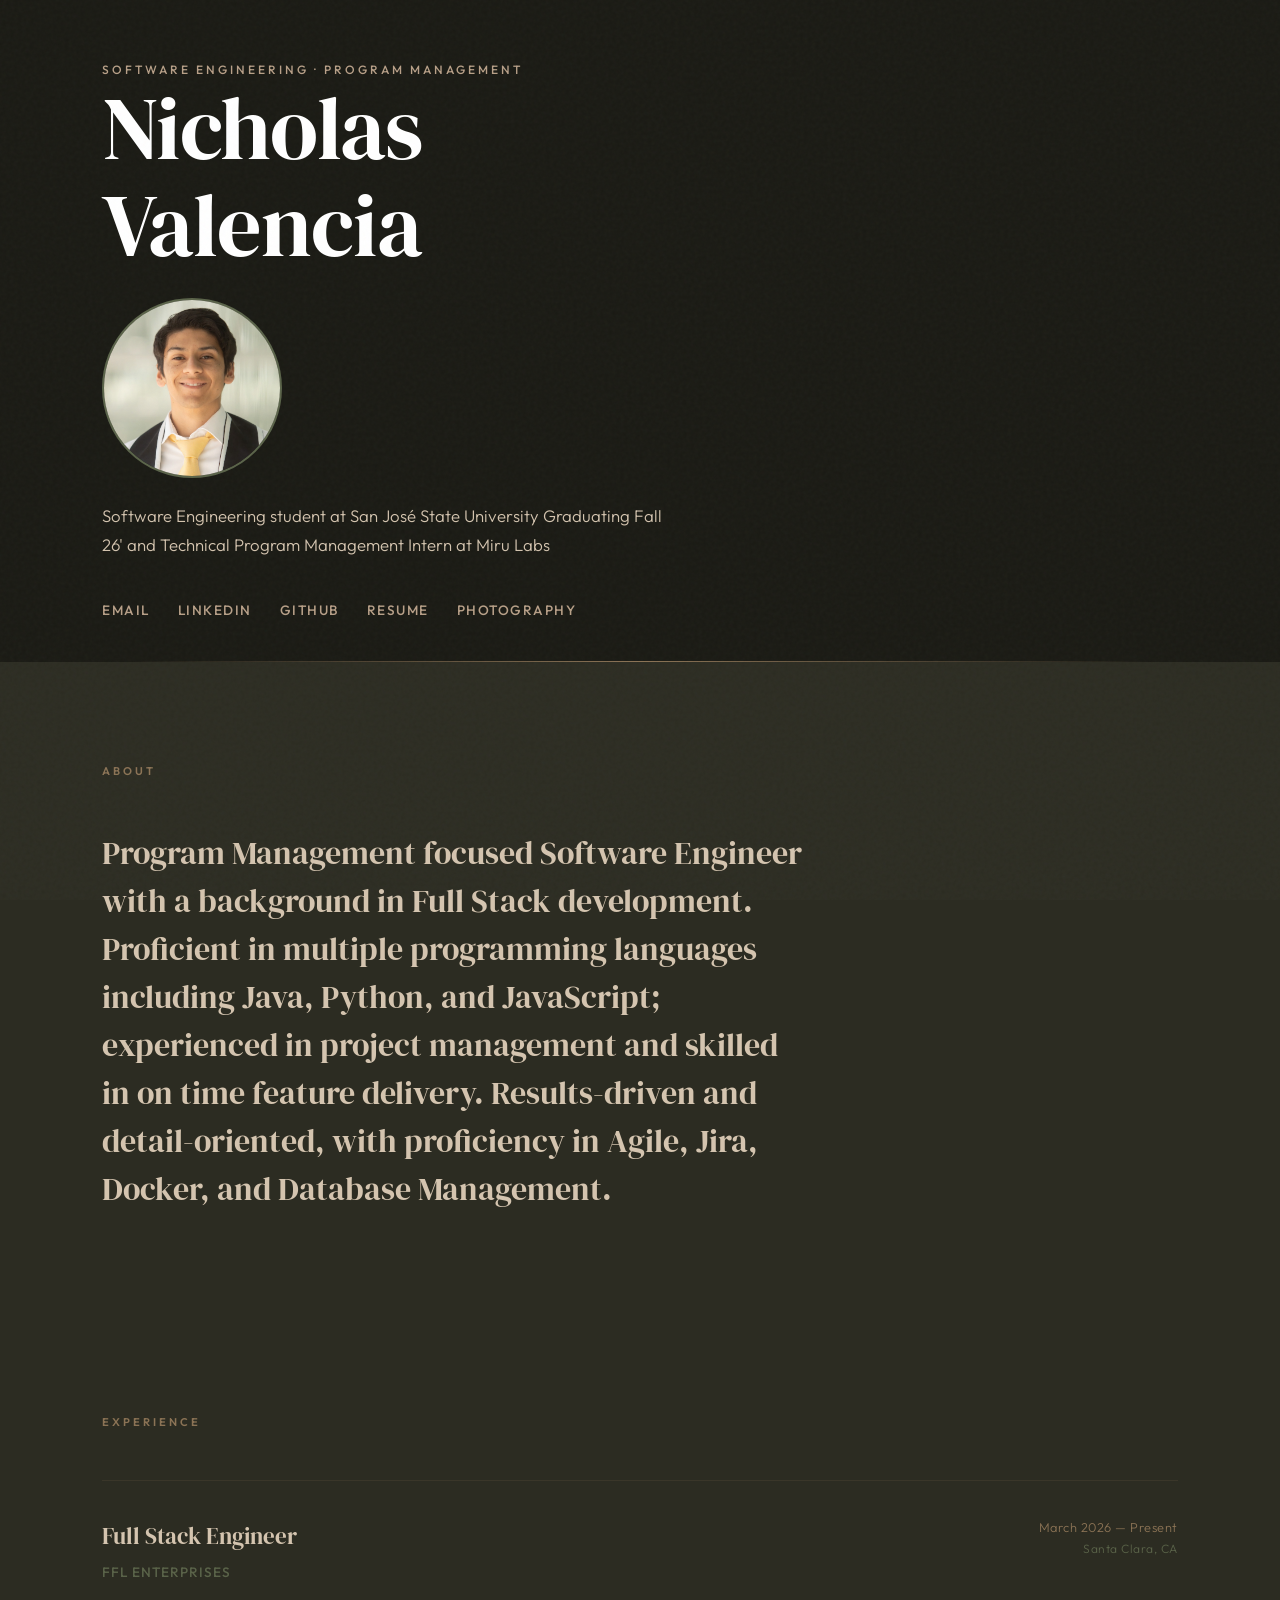
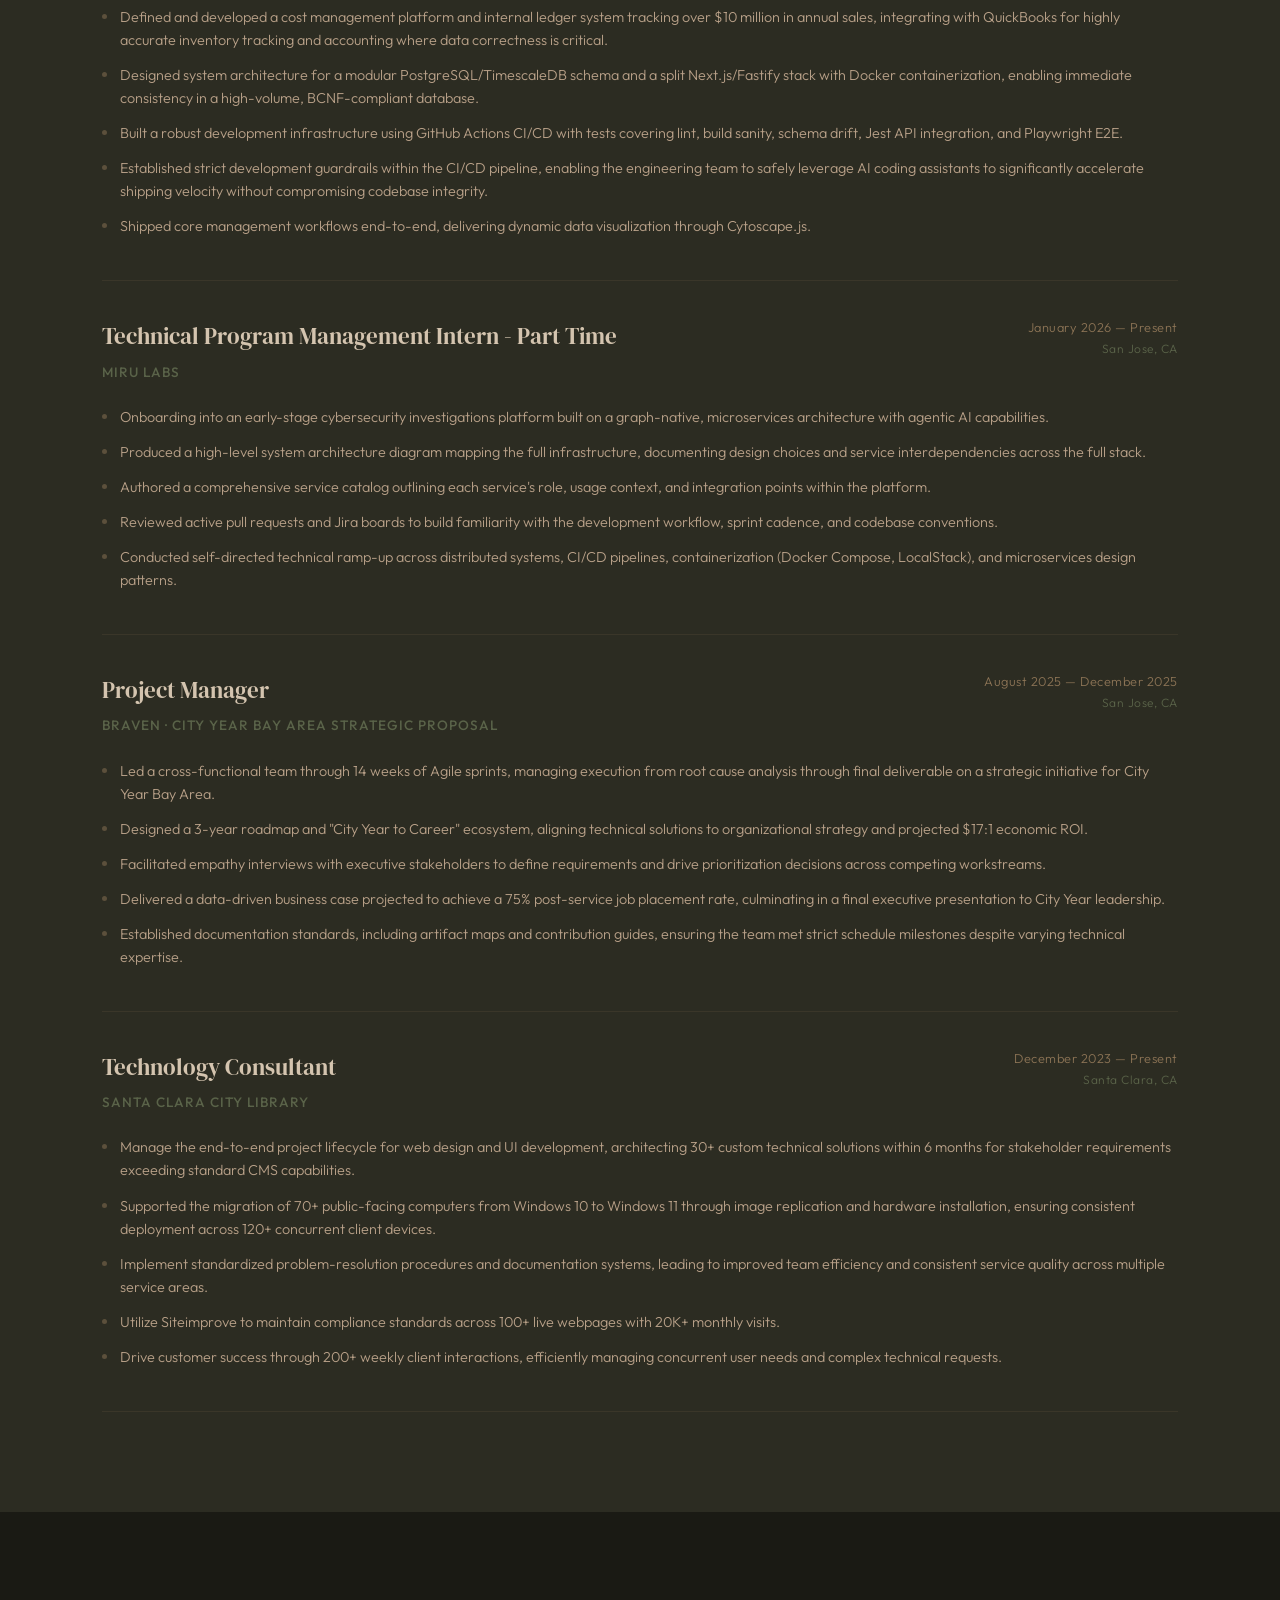
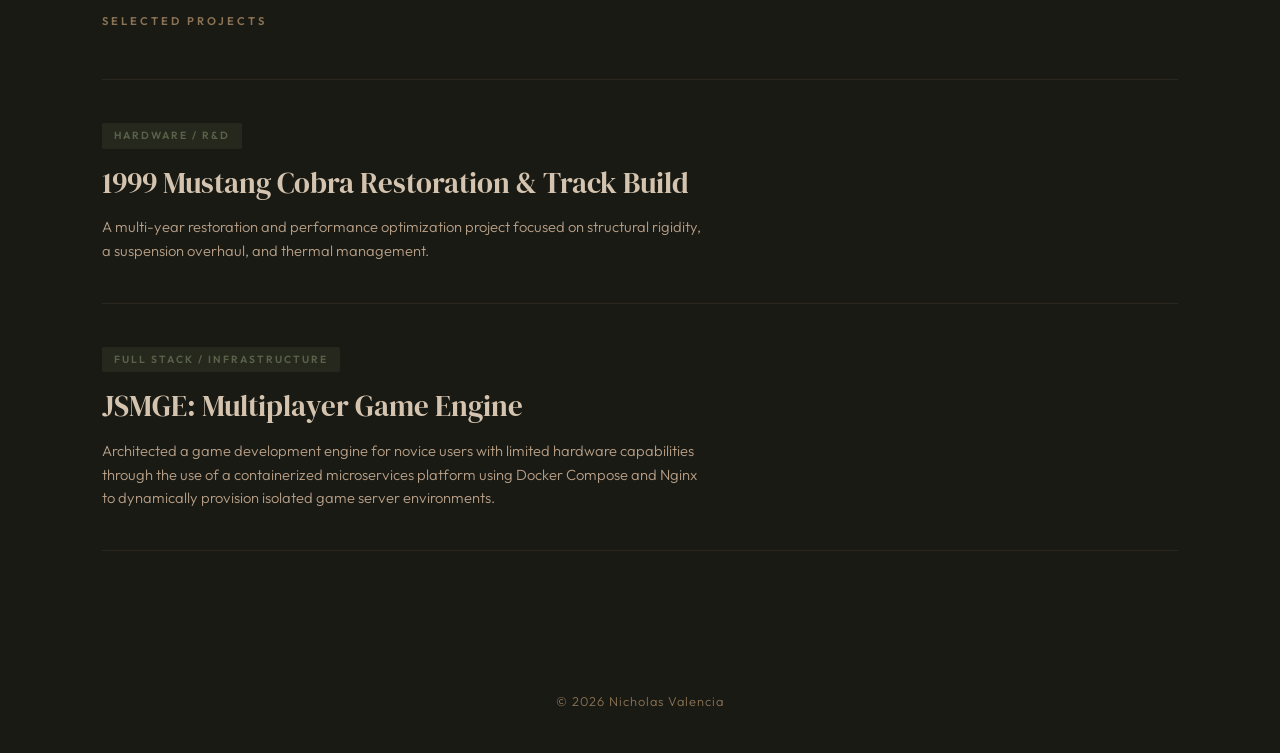
<file: index.html>
<!DOCTYPE html>
<html lang="en">
<head>
    <meta charset="UTF-8">
    <meta name="viewport" content="width=device-width, initial-scale=1.0">
    <title>Nicholas Valencia | Technical Program Manager</title>
    <link rel="preconnect" href="https://fonts.googleapis.com">
    <link rel="preconnect" href="https://fonts.gstatic.com" crossorigin>
    <link href="https://fonts.googleapis.com/css2?family=DM+Serif+Display&family=Outfit:wght@300;400;500;600&display=swap" rel="stylesheet">
    <link rel="stylesheet" href="css/style.css">
</head>
<body>

    <section class="hero">
        <div class="hero-label">Software Engineering · Program Management</div>
        <h1>Nicholas<br>Valencia</h1>
        <div class="profile-container">
            <img src="\images\Nick Valencia Headshot.JPG" alt="Nicholas Valencia" class="headshot">
        </div>
        <p class="hero-desc">Software Engineering student at San José State University Graduating Fall 26' and Technical Program Management Intern at Miru Labs</p>
        <div class="contact-links">
            <a href="mailto:NickDValen@gmail.com">Email</a>
            <a href="https://linkedin.com/in/nickdvalen" target="_blank">LinkedIn</a>
            <a href="https://github.com/GreenXDShadow" target="_blank">GitHub</a>
            <a href="Nicholas Valencia Resume.pdf" target="_blank">Resume</a>
            <a href="photography.html">Photography</a>
        </div>
    </section>

    <section class="section about-section">
        <div class="section-label reveal">About</div>
        <p class="about-text reveal">Program Management focused Software Engineer with a background in Full Stack development. Proficient in multiple programming languages including Java, Python, and JavaScript; experienced in project management and skilled in on time feature delivery. Results-driven and detail-oriented, with proficiency in Agile, Jira, Docker, and Database Management.</p>
    </section>

    <section class="section experience-section">
        <div class="section-label reveal">Experience</div>
        <div class="experience-grid">

            <div class="experience-item reveal">
                <div class="experience-header">
                    <div>
                        <div class="experience-role">Full Stack Engineer</div>
                        <div class="experience-company">FFL Enterprises</div>
                    </div>
                    <div class="experience-meta">
                        <span class="experience-date">March 2026 — Present</span>
                        <span class="experience-location">Santa Clara, CA</span>
                    </div>
                </div>
                <ul class="experience-details">
                    <li>Defined and developed a cost management platform and internal ledger system tracking over $10 million in annual sales, integrating with QuickBooks for highly accurate inventory tracking and accounting where data correctness is critical.</li>
                    <li>Designed system architecture for a modular PostgreSQL/TimescaleDB schema and a split Next.js/Fastify stack with Docker containerization, enabling immediate consistency in a high-volume, BCNF-compliant database.</li>
                    <li>Built a robust development infrastructure using GitHub Actions CI/CD with tests covering lint, build sanity, schema drift, Jest API integration, and Playwright E2E.</li>
                    <li>Established strict development guardrails within the CI/CD pipeline, enabling the engineering team to safely leverage AI coding assistants to significantly accelerate shipping velocity without compromising codebase integrity.</li>
                    <li>Shipped core management workflows end-to-end, delivering dynamic data visualization through Cytoscape.js.</li>
                </ul>
            </div>

            <div class="experience-item reveal">
                <div class="experience-header">
                    <div>
                        <div class="experience-role">Technical Program Management Intern - Part Time</div>
                        <div class="experience-company">Miru Labs</div>
                    </div>
                    <div class="experience-meta">
                        <span class="experience-date">January 2026 — Present</span>
                        <span class="experience-location">San Jose, CA</span>
                    </div>
                </div>
                <ul class="experience-details">
                    <li>Onboarding into an early-stage cybersecurity investigations platform built on a graph-native, microservices architecture with agentic AI capabilities.</li>
                    <li>Produced a high-level system architecture diagram mapping the full infrastructure, documenting design choices and service interdependencies across the full stack.</li>
                    <li>Authored a comprehensive service catalog outlining each service's role, usage context, and integration points within the platform.</li>
                    <li>Reviewed active pull requests and Jira boards to build familiarity with the development workflow, sprint cadence, and codebase conventions.</li>
                    <li>Conducted self-directed technical ramp-up across distributed systems, CI/CD pipelines, containerization (Docker Compose, LocalStack), and microservices design patterns.</li>
                </ul>
            </div>

            <a href="https://www.linkedin.com/feed/update/urn:li:activity:7404233388297281536/" class="experience-item experience-link reveal" target="_blank">
                <div class="experience-header">
                    <div>
                        <div class="experience-role">Project Manager</div>
                        <div class="experience-company">Braven · City Year Bay Area Strategic Proposal</div>
                    </div>
                    <div class="experience-meta">
                        <span class="experience-date">August 2025 — December 2025</span>
                        <span class="experience-location">San Jose, CA</span>
                    </div>
                </div>
                <ul class="experience-details">
                    <li>Led a cross-functional team through 14 weeks of Agile sprints, managing execution from root cause analysis through final deliverable on a strategic initiative for City Year Bay Area.</li>
                    <li>Designed a 3-year roadmap and "City Year to Career" ecosystem, aligning technical solutions to organizational strategy and projected $17:1 economic ROI.</li>
                    <li>Facilitated empathy interviews with executive stakeholders to define requirements and drive prioritization decisions across competing workstreams.</li>
                    <li>Delivered a data-driven business case projected to achieve a 75% post-service job placement rate, culminating in a final executive presentation to City Year leadership.</li>
                    <li>Established documentation standards, including artifact maps and contribution guides, ensuring the team met strict schedule milestones despite varying technical expertise.</li>
                </ul>
                <div class="experience-arrow">→</div>
            </a>

            <div class="experience-item reveal">
                <div class="experience-header">
                    <div>
                        <div class="experience-role">Technology Consultant</div>
                        <div class="experience-company">Santa Clara City Library</div>
                    </div>
                    <div class="experience-meta">
                        <span class="experience-date">December 2023 — Present</span>
                        <span class="experience-location">Santa Clara, CA</span>
                    </div>
                </div>
                <ul class="experience-details">
                    <li>Manage the end-to-end project lifecycle for web design and UI development, architecting 30+ custom technical solutions within 6 months for stakeholder requirements exceeding standard CMS capabilities.</li>
                    <li>Supported the migration of 70+ public-facing computers from Windows 10 to Windows 11 through image replication and hardware installation, ensuring consistent deployment across 120+ concurrent client devices.</li>
                    <li>Implement standardized problem-resolution procedures and documentation systems, leading to improved team efficiency and consistent service quality across multiple service areas.</li>
                    <li>Utilize Siteimprove to maintain compliance standards across 100+ live webpages with 20K+ monthly visits.</li>
                    <li>Drive customer success through 200+ weekly client interactions, efficiently managing concurrent user needs and complex technical requests.</li>
                </ul>
            </div>

        </div>
    </section>

    <section class="section">
        <div class="section-label reveal">Selected Projects</div>
        <div class="projects-grid">
            <a href="cobra.html" class="project-item reveal">
                <div>
                    <div class="project-tag">Hardware / R&D</div>
                    <div class="project-title">1999 Mustang Cobra Restoration & Track Build</div>
                    <div class="project-desc">A multi-year restoration and performance optimization project focused on structural rigidity, a suspension overhaul, and thermal management.</div>
                </div>
                <div class="project-arrow">→</div>
            </a>
            <a href="https://github.com/venajustin/jsmge" class="project-item reveal" target="_blank">
                <div>
                    <div class="project-tag">Full Stack / Infrastructure</div>
                    <div class="project-title">JSMGE: Multiplayer Game Engine</div>
                    <div class="project-desc">Architected a game development engine for novice users with limited hardware capabilities through the use of a containerized microservices platform using Docker Compose and Nginx to dynamically provision isolated game server environments.</div>
                </div>
                <div class="project-arrow">→</div>
            </a>
        </div>
    </section>

    <footer class="footer">
        © 2026 Nicholas Valencia
    </footer>

    <script src="js/main.js"></script>
</body>
</html>
</file>
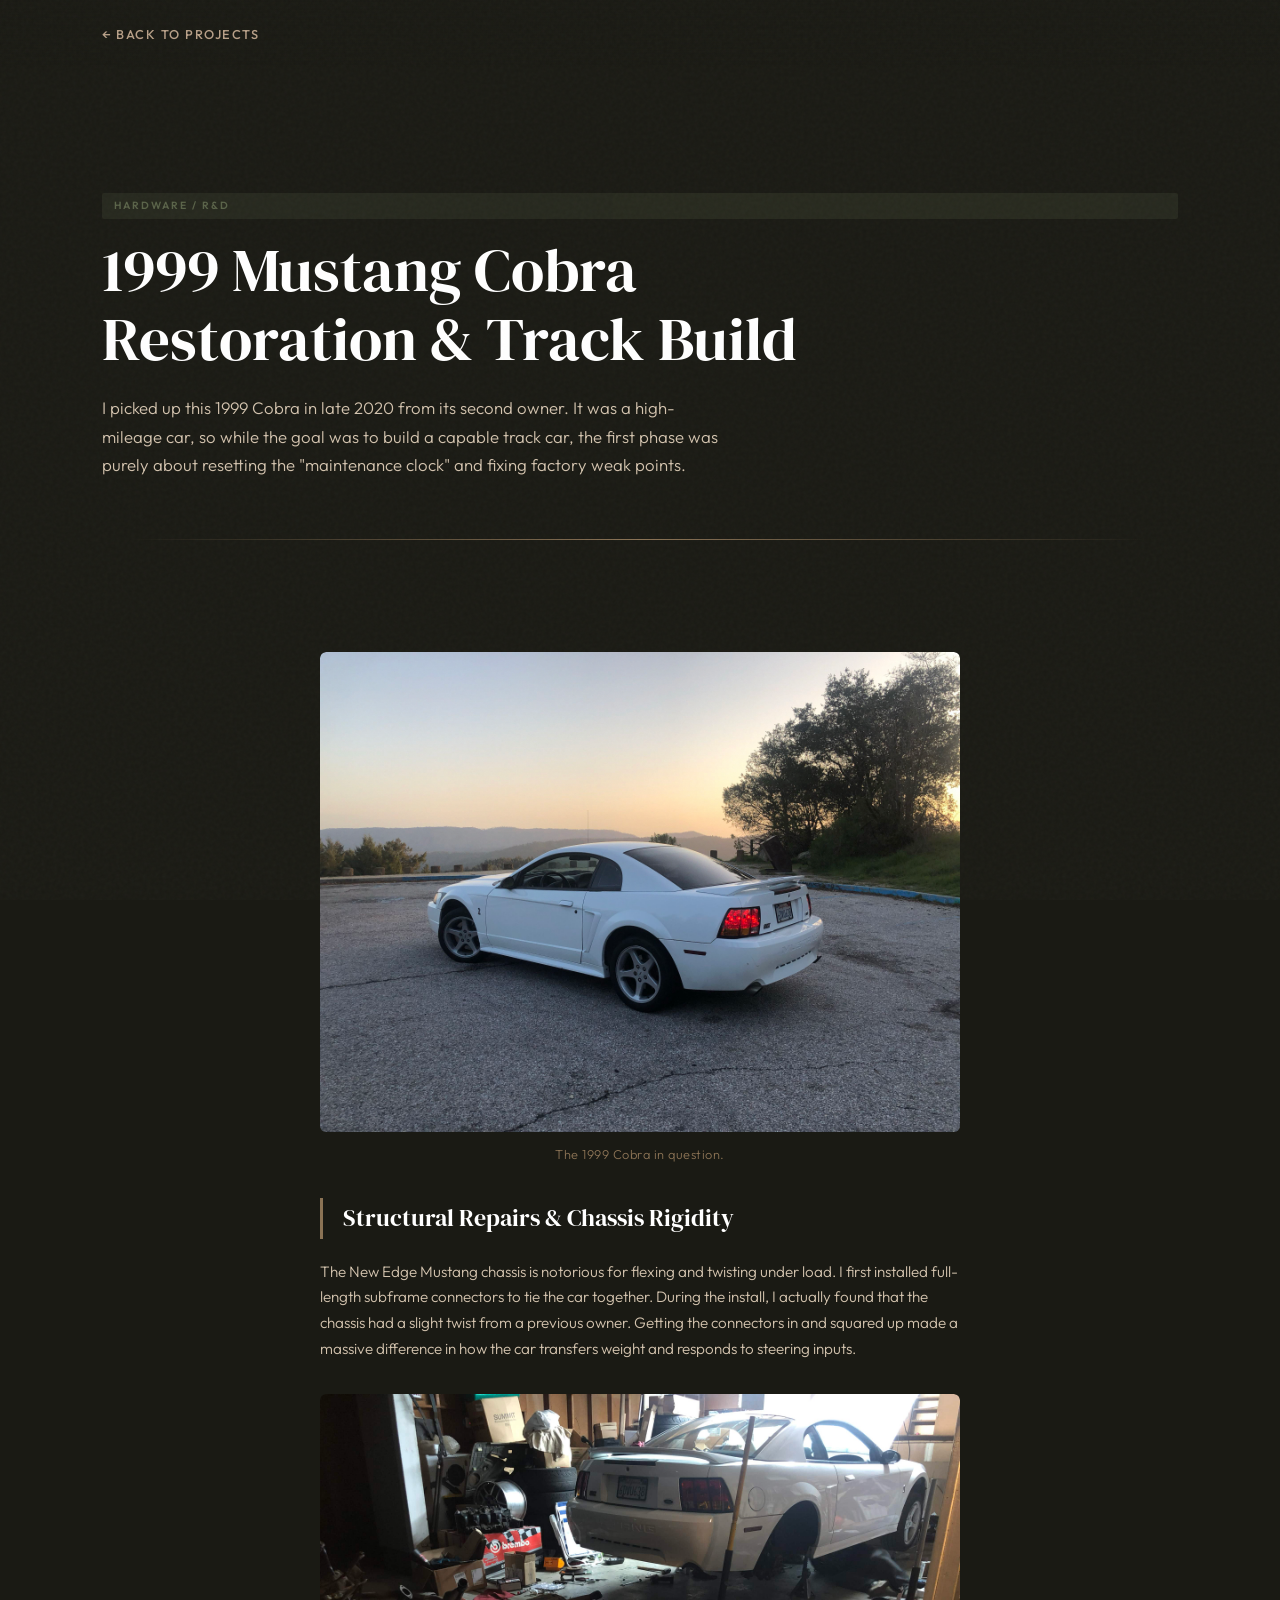
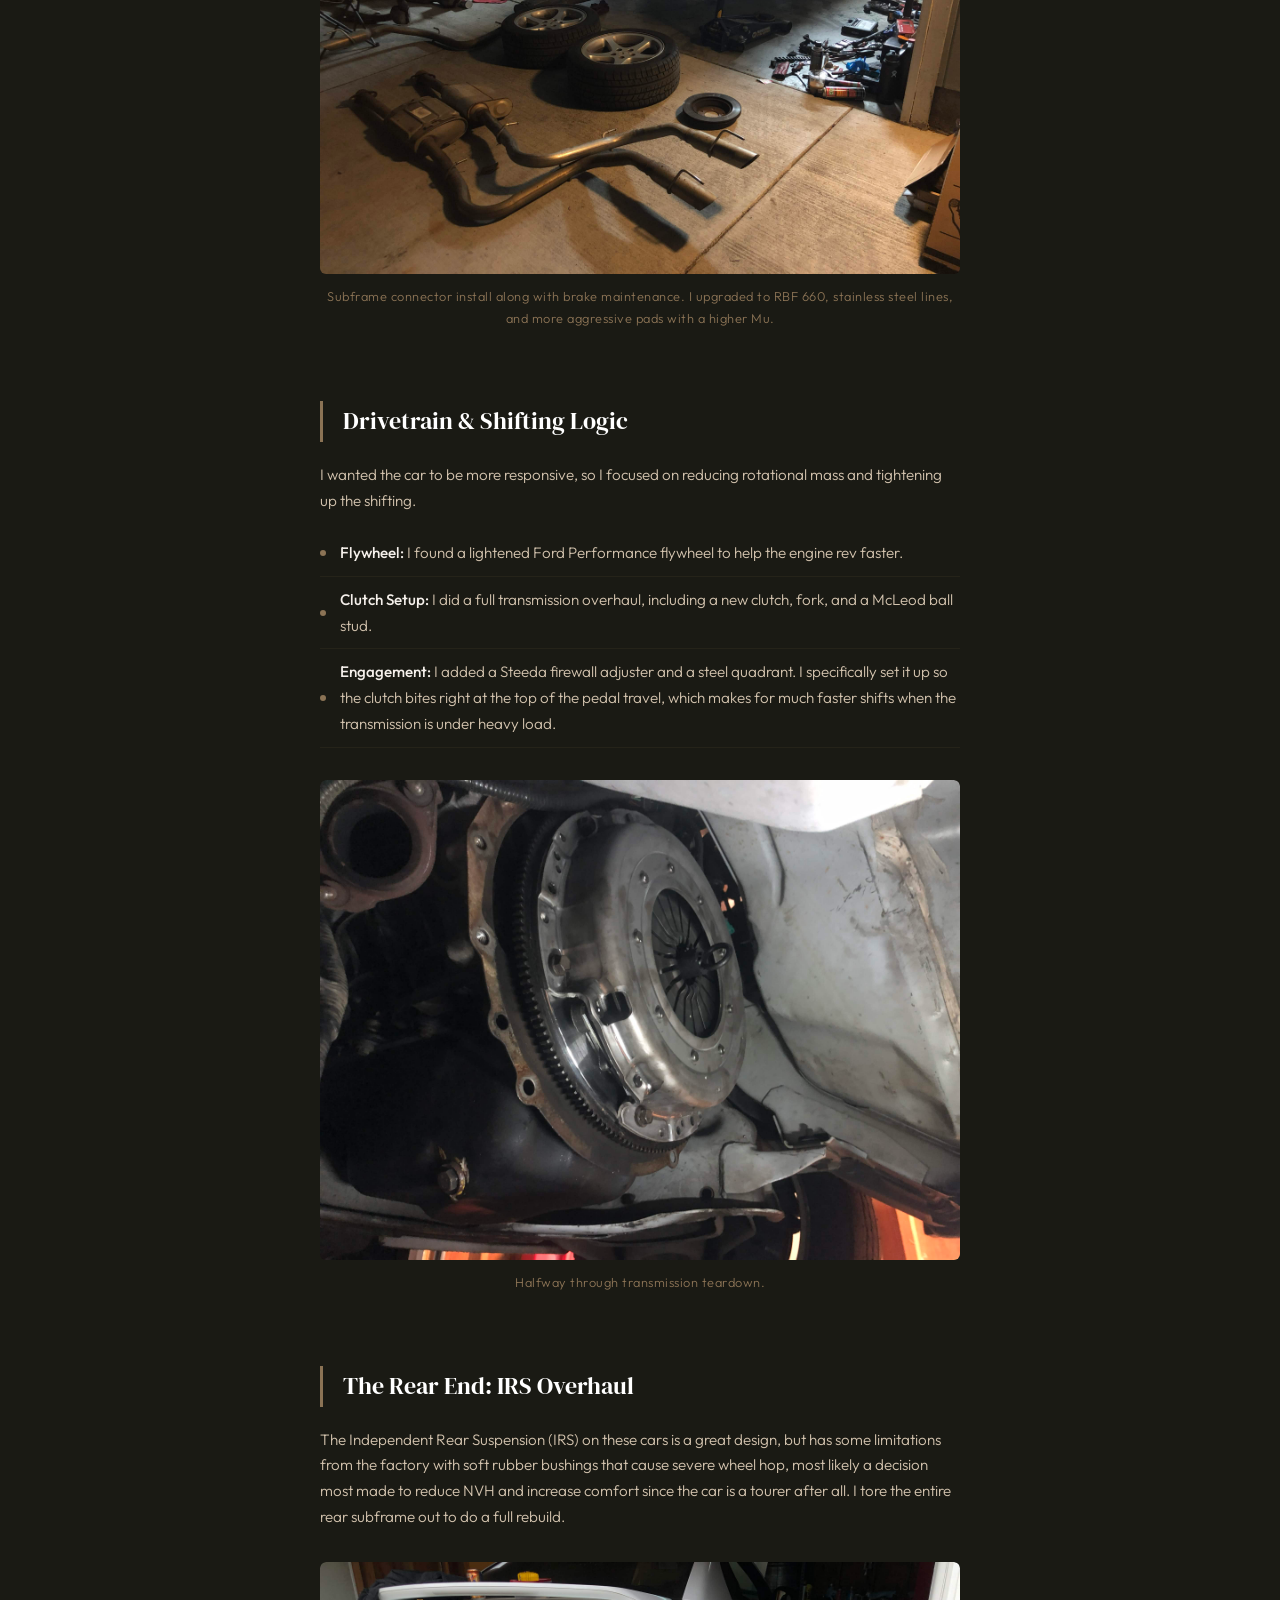
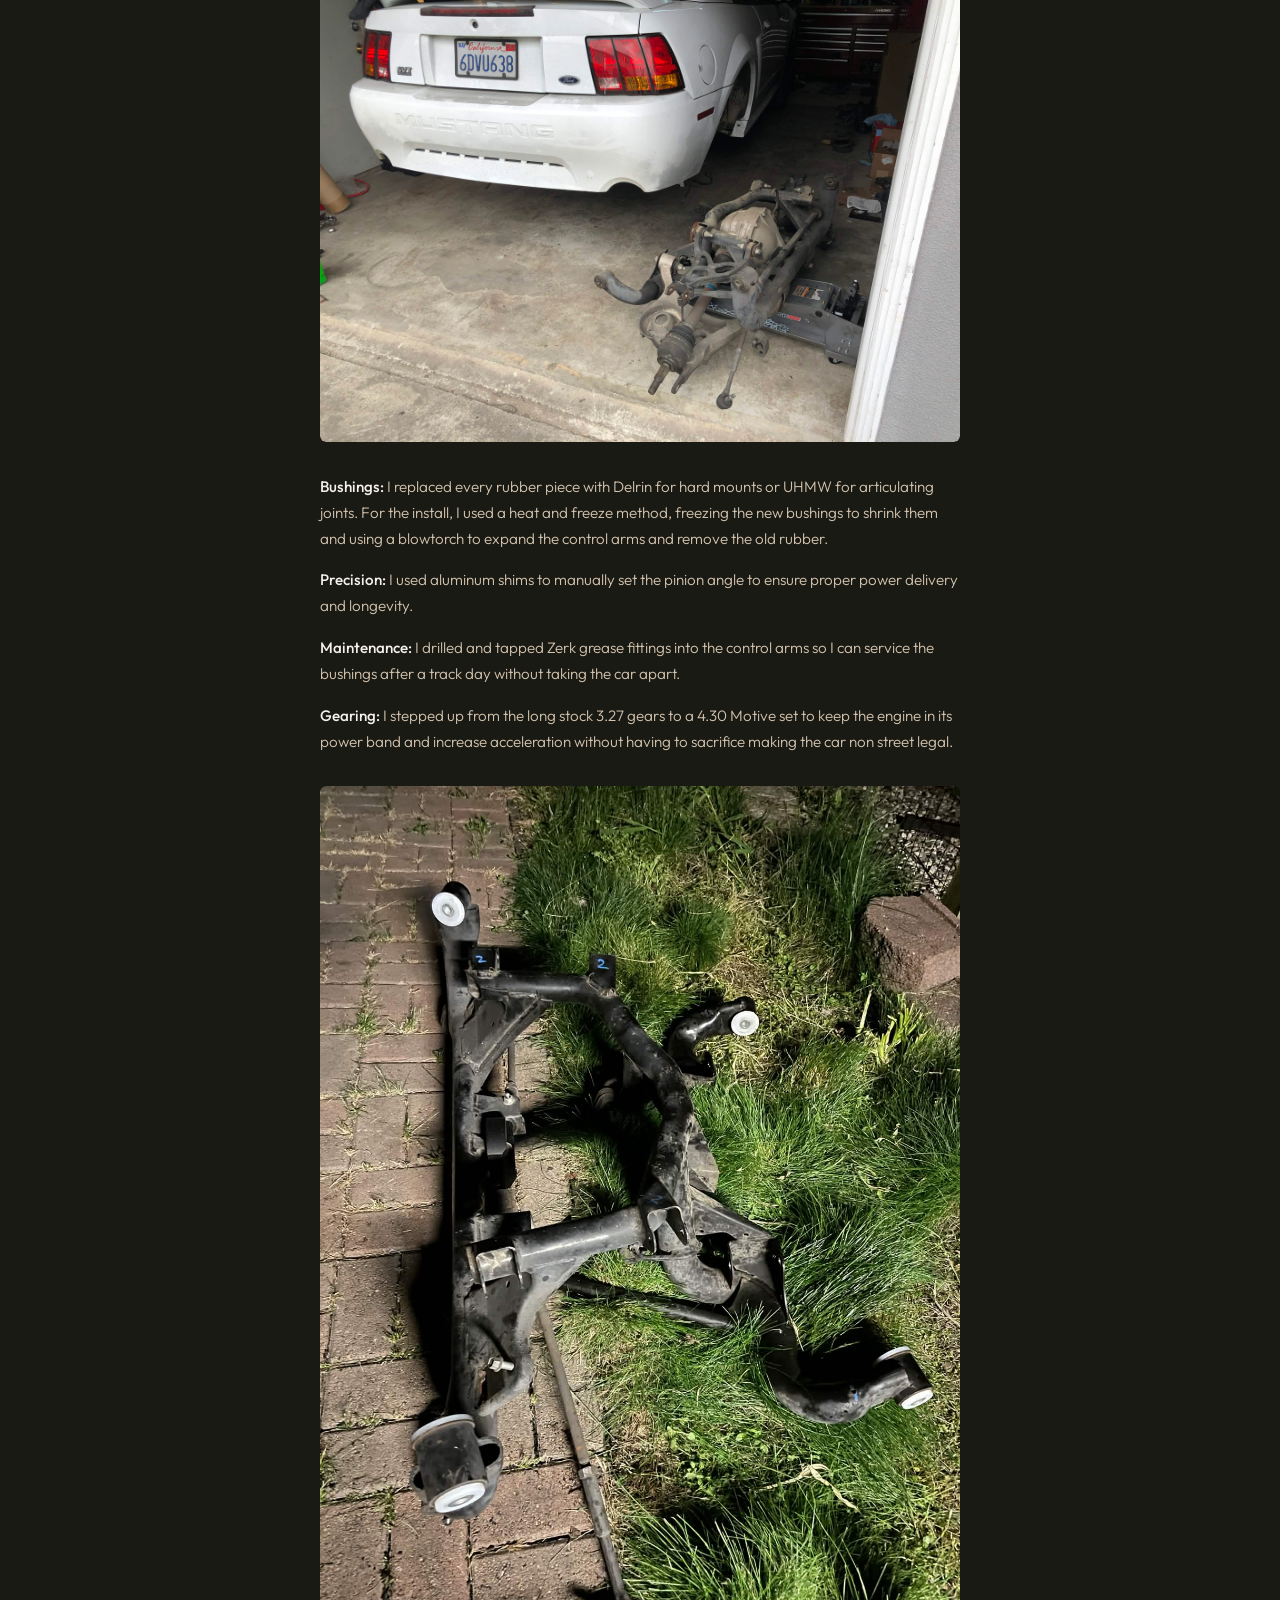
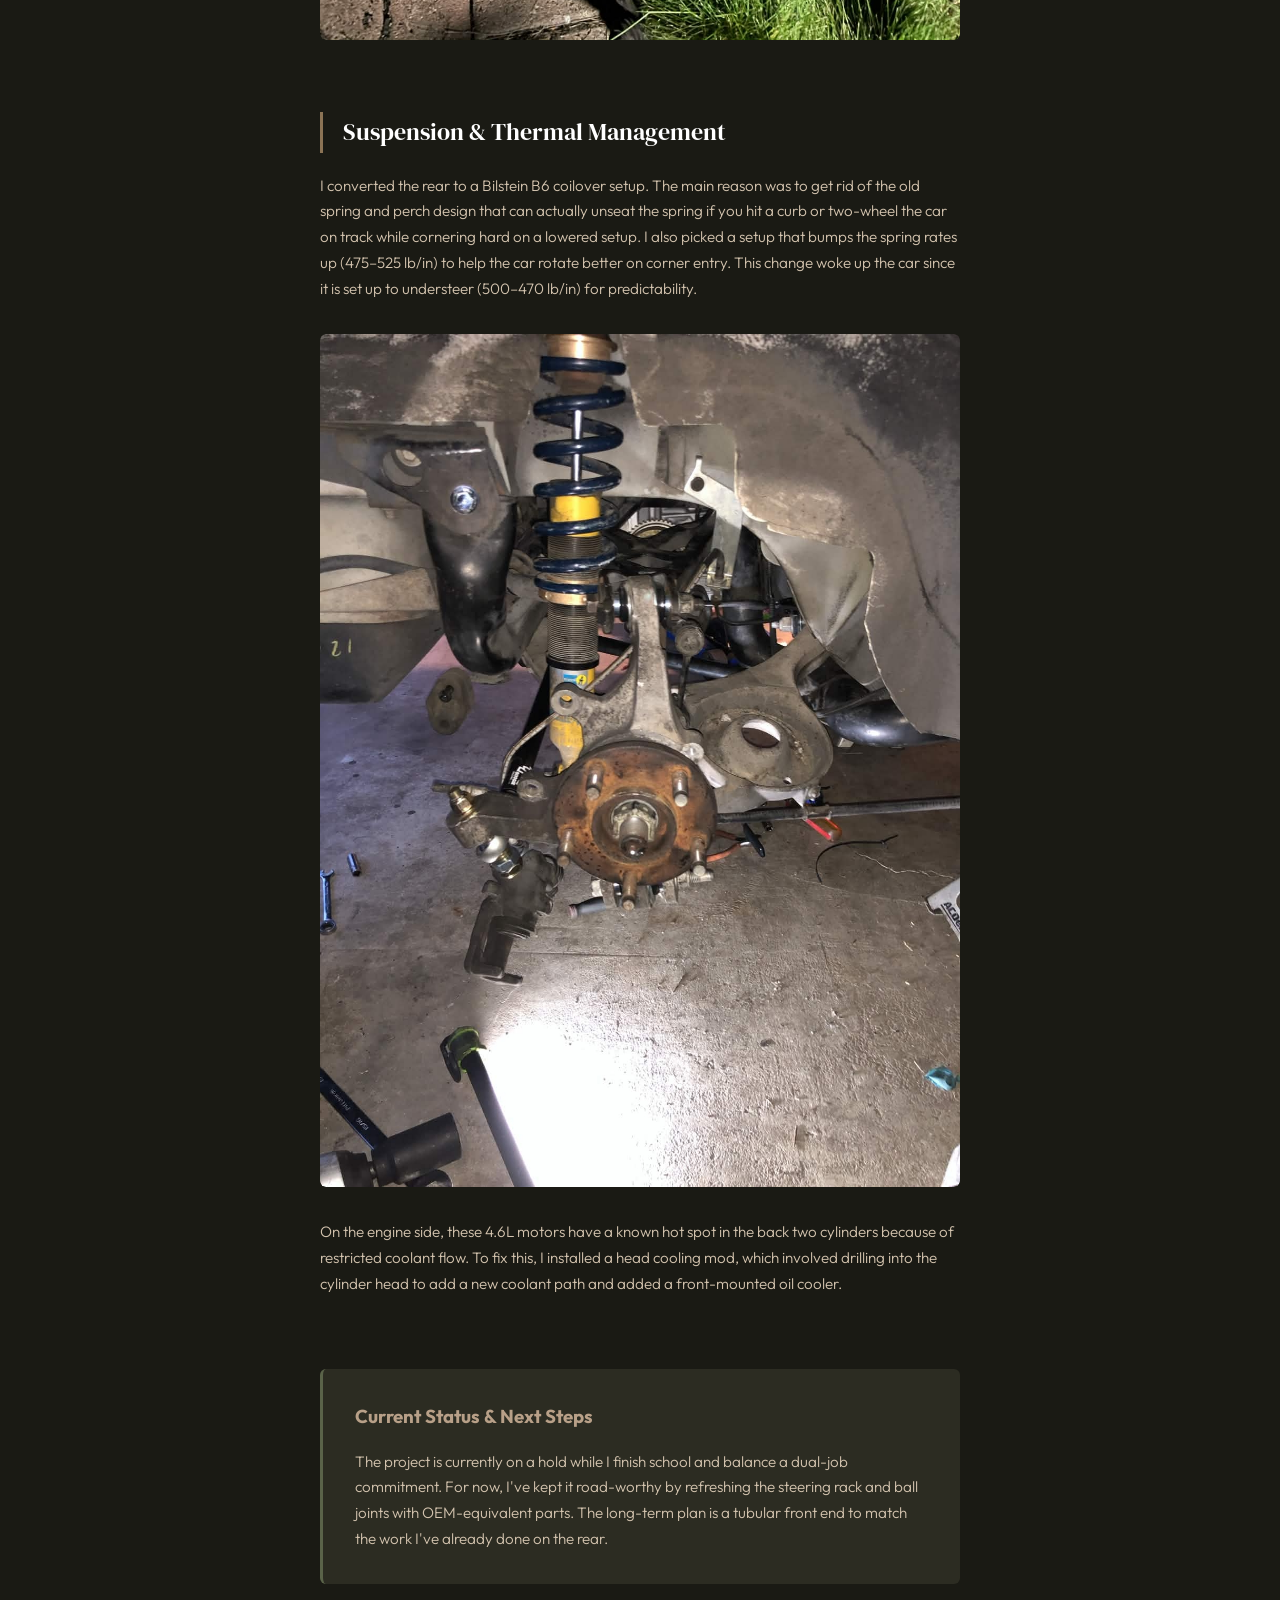
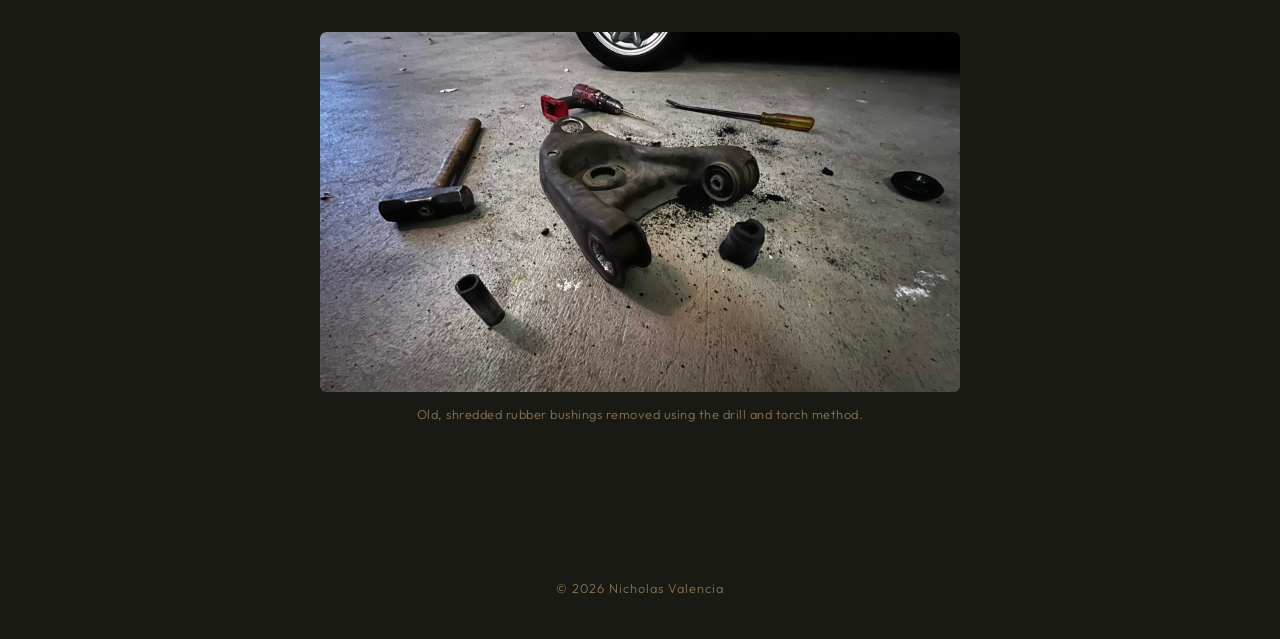
<file: cobra.html>
<!DOCTYPE html>
<html lang="en">
<head>
    <meta charset="UTF-8">
    <meta name="viewport" content="width=device-width, initial-scale=1.0">
    <title>1999 Mustang Cobra Project | Nicholas Valencia</title>
    <link rel="preconnect" href="https://fonts.googleapis.com">
    <link rel="preconnect" href="https://fonts.gstatic.com" crossorigin>
    <link href="https://fonts.googleapis.com/css2?family=DM+Serif+Display&family=Outfit:wght@300;400;500;600&display=swap" rel="stylesheet">
    <link rel="stylesheet" href="css/style.css">
</head>
<body>

    <nav class="back-nav">
        <a href="index.html">← Back to Projects</a>
    </nav>

    <section class="project-hero">
        <span class="tag">Hardware / R&D</span>
        <h1>1999 Mustang Cobra Restoration & Track Build</h1>
        <p class="intro">I picked up this 1999 Cobra in late 2020 from its second owner. It was a high-mileage car, so while the goal was to build a capable track car, the first phase was purely about resetting the "maintenance clock" and fixing factory weak points.</p>
    </section>

    <div class="content">

        <div class="image-block reveal">
            <img src="images/cobra_sunset.jpg" alt="1999 Mustang Cobra">
            <div class="image-caption">The 1999 Cobra in question.</div>
        </div>

        <div class="content-block reveal">
            <h3>Structural Repairs & Chassis Rigidity</h3>
            <p>The New Edge Mustang chassis is notorious for flexing and twisting under load. I first installed full-length subframe connectors to tie the car together. During the install, I actually found that the chassis had a slight twist from a previous owner. Getting the connectors in and squared up made a massive difference in how the car transfers weight and responds to steering inputs.</p>
            <div class="image-block">
                <img src="images/subframe_install.jpg" alt="Subframe install">
                <div class="image-caption">Subframe connector install along with brake maintenance. I upgraded to RBF 660, stainless steel lines, and more aggressive pads with a higher Mu.</div>
            </div>
        </div>

        <div class="content-block reveal">
            <h3>Drivetrain & Shifting Logic</h3>
            <p>I wanted the car to be more responsive, so I focused on reducing rotational mass and tightening up the shifting.</p>
            <ul>
                <li><strong>Flywheel:</strong> I found a lightened Ford Performance flywheel to help the engine rev faster.</li>
                <li><strong>Clutch Setup:</strong> I did a full transmission overhaul, including a new clutch, fork, and a McLeod ball stud.</li>
                <li><strong>Engagement:</strong> I added a Steeda firewall adjuster and a steel quadrant. I specifically set it up so the clutch bites right at the top of the pedal travel, which makes for much faster shifts when the transmission is under heavy load.</li>
            </ul>
            <div class="image-block">
                <img src="images/transmission.jpg" alt="Transmission teardown">
                <div class="image-caption">Halfway through transmission teardown.</div>
            </div>
        </div>

        <div class="content-block reveal">
            <h3>The Rear End: IRS Overhaul</h3>
            <p>The Independent Rear Suspension (IRS) on these cars is a great design, but has some limitations from the factory with soft rubber bushings that cause severe wheel hop, most likely a decision most made to reduce NVH and increase comfort since the car is a tourer after all. I tore the entire rear subframe out to do a full rebuild.</p>
            <div class="image-block">
                <img src="images/rear_end_out.jpg" alt="Rear end subframe removed">
            </div>
            <p><strong>Bushings:</strong> I replaced every rubber piece with Delrin for hard mounts or UHMW for articulating joints. For the install, I used a heat and freeze method, freezing the new bushings to shrink them and using a blowtorch to expand the control arms and remove the old rubber.</p>
            <p><strong>Precision:</strong> I used aluminum shims to manually set the pinion angle to ensure proper power delivery and longevity.</p>
            <p><strong>Maintenance:</strong> I drilled and tapped Zerk grease fittings into the control arms so I can service the bushings after a track day without taking the car apart.</p>
            <p><strong>Gearing:</strong> I stepped up from the long stock 3.27 gears to a 4.30 Motive set to keep the engine in its power band and increase acceleration without having to sacrifice making the car non street legal.</p>
            <div class="image-block">
                <img src="images/new_bushings.jpg" alt="Subframe with new bushings">
            </div>
        </div>

        <div class="content-block reveal">
            <h3>Suspension & Thermal Management</h3>
            <p>I converted the rear to a Bilstein B6 coilover setup. The main reason was to get rid of the old spring and perch design that can actually unseat the spring if you hit a curb or two-wheel the car on track while cornering hard on a lowered setup. I also picked a setup that bumps the spring rates up (475–525 lb/in) to help the car rotate better on corner entry. This change woke up the car since it is set up to understeer (500–470 lb/in) for predictability.</p>
            <div class="image-block">
                <img src="images/coilovers.jpg" alt="Rear coilover assembly">
            </div>
            <p>On the engine side, these 4.6L motors have a known hot spot in the back two cylinders because of restricted coolant flow. To fix this, I installed a head cooling mod, which involved drilling into the cylinder head to add a new coolant path and added a front-mounted oil cooler.</p>
        </div>

        <div class="status-block reveal">
            <h3>Current Status & Next Steps</h3>
            <p>The project is currently on a hold while I finish school and balance a dual-job commitment. For now, I've kept it road-worthy by refreshing the steering rack and ball joints with OEM-equivalent parts. The long-term plan is a tubular front end to match the work I've already done on the rear.</p>
        </div>

        <div class="image-block reveal" style="margin-top: 48px;">
            <img src="images/old_bushings.jpg" alt="Torn rubber bushings">
            <div class="image-caption">Old, shredded rubber bushings removed using the drill and torch method.</div>
        </div>

    </div>

    <footer class="footer">
        © 2026 Nicholas Valencia
    </footer>

    <script src="js/main.js"></script>
</body>
</html>
</file>
<file: css/style.css>
/* ==========================================
   SHARED STYLES
   ========================================== */

*, *::before, *::after { margin: 0; padding: 0; box-sizing: border-box; }

:root {
    --earth-dark: #1a1a14;
    --earth-deep: #2c2c22;
    --earth-olive: #3d3f2e;
    --earth-sage: #5a6349;
    --earth-warm: #8b7355;
    --earth-sand: #b8a088;
    --earth-light: #d4c4af;
    --white: #f5f0eb;
    --white-pure: #ffffff;
    --accent: #a68b6b;
    /* Portraiture lightbox titles: 0 = hidden, 1 = shown */
    --portraiture-show-titles: 0;
}

html { scroll-behavior: smooth; }

body {
    font-family: 'Outfit', sans-serif;
    font-weight: 300;
    background: var(--earth-dark);
    color: var(--white);
    line-height: 1.7;
    overflow-x: hidden;
}

/* Grain overlay */
body::before {
    content: '';
    position: fixed;
    top: 0; left: 0; right: 0; bottom: 0;
    background-image: url("data:image/svg+xml,%3Csvg viewBox='0 0 256 256' xmlns='http://www.w3.org/2000/svg'%3E%3Cfilter id='noise'%3E%3CfeTurbulence type='fractalNoise' baseFrequency='0.9' numOctaves='4' stitchTiles='stitch'/%3E%3C/filter%3E%3Crect width='100%25' height='100%25' filter='url(%23noise)' opacity='0.03'/%3E%3C/svg%3E");
    pointer-events: none;
    z-index: 999;
}

/* Scroll animations */
.reveal {
    opacity: 0;
    transform: translateY(30px);
    transition: opacity 0.7s ease, transform 0.7s ease;
}

.reveal.visible {
    opacity: 1;
    transform: translateY(0);
}

@keyframes fadeUp {
    to { opacity: 1; transform: translateY(0); }
}

/* Footer */
.footer {
    padding: 40px clamp(30px, 8vw, 120px);
    text-align: center;
    font-size: 0.8rem;
    color: var(--earth-warm);
    letter-spacing: 1px;
}



/* ==========================================
   INDEX PAGE — HERO
   ========================================== */

.hero {
    min-height: 100vh;
    display: flex;
    flex-direction: column;
    justify-content: center;
    padding: 60px clamp(30px, 8vw, 120px) 40px;
    min-height: auto;
    position: relative;
}

.hero::after {
    content: '';
    position: absolute;
    bottom: 0;
    left: 10%;
    right: 10%;
    height: 1px;
    background: linear-gradient(90deg, transparent, var(--earth-warm), transparent);
}

.hero-label {
    font-size: 0.75rem;
    font-weight: 500;
    letter-spacing: 3px;
    text-transform: uppercase;
    color: var(--earth-sand);
    /* margin-bottom: 24px; */
    opacity: 0;
    transform: translateY(20px);
    animation: fadeUp 0.8s ease forwards 0.2s;
}

.hero h1 {
    font-family: 'DM Serif Display', serif;
    font-size: clamp(3rem, 7vw, 5.5rem);
    font-weight: 400;
    line-height: 1.1;
    letter-spacing: -1px;
    color: var(--white-pure);
    margin-bottom: 24px;
    opacity: 0;
    transform: translateY(30px);
    animation: fadeUp 0.8s ease forwards 0.4s;
}

.hero-desc {
    max-width: 560px;
    font-size: 1.05rem;
    color: var(--earth-light);
    margin-bottom: 40px;
    opacity: 0;
    transform: translateY(20px);
    animation: fadeUp 0.8s ease forwards 0.6s;
}

.contact-links {
    display: flex;
    gap: 28px;
    opacity: 0;
    transform: translateY(20px);
    animation: fadeUp 0.8s ease forwards 0.8s;
}

.contact-links a {
    color: var(--earth-sand);
    text-decoration: none;
    font-size: 0.85rem;
    font-weight: 500;
    letter-spacing: 1.5px;
    text-transform: uppercase;
    position: relative;
    transition: color 0.3s ease;
}

.contact-links a::after {
    content: '';
    position: absolute;
    bottom: -4px;
    left: 0;
    width: 0;
    height: 1px;
    background: var(--accent);
    transition: width 0.3s ease;
}

.contact-links a:hover { color: var(--white-pure); }
.contact-links a:hover::after { width: 100%; }

.headshot {
    width: 100%;
    height: 100%;
    object-fit: cover;
    display: block;
    transform-origin: 58% 40%; 
    transform: scale(2.2); 
}

.profile-container {
    width: 180px;
    height: 180px;
    border-radius: 50%;
    overflow: hidden; /* Essential: This clips the 'zoomed' image into a circle */
    border: 2px solid var(--earth-sage);
    margin-bottom: 24px;
    background: var(--earth-deep);
}


/* ==========================================
   INDEX PAGE — SECTIONS
   ========================================== */

.section {
    padding: 100px clamp(30px, 8vw, 120px);
    position: relative;
}

.section-label {
    font-size: 0.7rem;
    font-weight: 600;
    letter-spacing: 3px;
    text-transform: uppercase;
    color: var(--earth-warm);
    margin-bottom: 48px;
}

.about-section {
    background: var(--earth-deep);
}

.about-text {
    font-family: 'DM Serif Display', serif;
    font-size: clamp(1.4rem, 3vw, 2rem);
    line-height: 1.5;
    color: var(--earth-light);
    max-width: 700px;
}


/* ==========================================
   INDEX PAGE — EXPERIENCE
   ========================================== */

.experience-section {
    background: var(--earth-deep);
}

.experience-grid {
    display: flex;
    flex-direction: column;
    gap: 0;
}

.experience-item {
    padding: 36px 0;
    border-bottom: 1px solid rgba(138, 115, 85, 0.15);
    position: relative;
    text-decoration: none;
    color: inherit;
}

.experience-item:first-child {
    border-top: 1px solid rgba(138, 115, 85, 0.15);
}

.experience-link {
    display: block;
    cursor: pointer;
    transition: all 0.4s ease;
}

.experience-link:hover {
    padding-left: 20px;
}

.experience-link:hover .experience-role {
    color: var(--white-pure);
}

.experience-link:hover .experience-arrow {
    transform: translateX(6px);
    opacity: 1;
}

.experience-header {
    display: flex;
    justify-content: space-between;
    align-items: flex-start;
    margin-bottom: 16px;
    gap: 20px;
}

.experience-role {
    font-family: 'DM Serif Display', serif;
    font-size: clamp(1.15rem, 2vw, 1.45rem);
    color: var(--earth-light);
    transition: color 0.3s ease;
    margin-bottom: 4px;
}

.experience-company {
    font-size: 0.85rem;
    font-weight: 500;
    letter-spacing: 1px;
    text-transform: uppercase;
    color: var(--earth-sage);
}

.experience-meta {
    display: flex;
    flex-direction: column;
    align-items: flex-end;
    flex-shrink: 0;
}

.experience-date {
    font-size: 0.8rem;
    color: var(--earth-warm);
    letter-spacing: 0.5px;
    white-space: nowrap;
}

.experience-location {
    font-size: 0.75rem;
    color: var(--earth-sage);
    letter-spacing: 0.5px;
}

.experience-details {
    list-style: none;
    padding: 0;
    margin: 0;
}

.experience-details li {
    color: var(--earth-sand);
    font-size: 0.9rem;
    line-height: 1.6;
    padding: 6px 0 6px 18px;
    position: relative;
}

.experience-details li::before {
    content: '';
    position: absolute;
    left: 0;
    top: 14px;
    width: 5px;
    height: 5px;
    border-radius: 50%;
    background: var(--earth-warm);
    opacity: 0.5;
}

.experience-arrow {
    position: absolute;
    right: 0;
    top: 50%;
    transform: translateY(-50%);
    font-size: 1.5rem;
    color: var(--earth-warm);
    opacity: 0;
    transition: all 0.3s ease;
}

@media (max-width: 600px) {
    .experience-header {
        flex-direction: column;
        gap: 4px;
    }

    .experience-meta {
        align-items: flex-start;
    }
}


/* ==========================================
   INDEX PAGE — PROJECTS
   ========================================== */

.projects-grid {
    display: flex;
    flex-direction: column;
    gap: 0;
}

.project-item {
    display: grid;
    grid-template-columns: 1fr auto;
    align-items: center;
    padding: 40px 0;
    border-bottom: 1px solid rgba(138, 115, 85, 0.15);
    text-decoration: none;
    color: inherit;
    transition: all 0.4s ease;
    cursor: pointer;
    position: relative;
}

.project-item:first-child {
    border-top: 1px solid rgba(138, 115, 85, 0.15);
}

.project-item:hover {
    padding-left: 20px;
}

.project-item:hover .project-title {
    color: var(--white-pure);
}

.project-item:hover .project-arrow {
    transform: translateX(6px);
    opacity: 1;
}

.project-tag {
    display: inline-block;
    font-size: 0.65rem;
    font-weight: 600;
    letter-spacing: 2px;
    text-transform: uppercase;
    color: var(--earth-sage);
    background: rgba(90, 99, 73, 0.2);
    padding: 4px 12px;
    border-radius: 2px;
    margin-bottom: 10px;
}

.project-title {
    font-family: 'DM Serif Display', serif;
    font-size: clamp(1.3rem, 2.5vw, 1.8rem);
    color: var(--earth-light);
    transition: color 0.3s ease;
    margin-bottom: 8px;
}

.project-desc {
    font-size: 0.92rem;
    color: var(--earth-sand);
    max-width: 600px;
    line-height: 1.6;
}

.project-arrow {
    font-size: 1.5rem;
    color: var(--earth-warm);
    opacity: 0;
    transform: translateX(0);
    transition: all 0.3s ease;
}


/* ==========================================
   COBRA PAGE — BACK NAV
   ========================================== */

.back-nav {
    position: fixed;
    top: 0;
    left: 0;
    right: 0;
    padding: 20px clamp(30px, 8vw, 120px);
    z-index: 100;
    background: linear-gradient(to bottom, var(--earth-dark), transparent);
}

.back-nav a {
    color: var(--earth-sand);
    text-decoration: none;
    font-size: 0.8rem;
    font-weight: 500;
    letter-spacing: 1.5px;
    text-transform: uppercase;
    transition: color 0.3s ease;
}

.back-nav a:hover { color: var(--white-pure); }


/* ==========================================
   COBRA PAGE — HERO
   ========================================== */

.project-hero {
    min-height: 60vh;
    display: flex;
    flex-direction: column;
    justify-content: flex-end;
    padding: 0 clamp(30px, 8vw, 120px) 60px;
    position: relative;
}

.project-hero::after {
    content: '';
    position: absolute;
    bottom: 0;
    left: 10%;
    right: 10%;
    height: 1px;
    background: linear-gradient(90deg, transparent, var(--earth-warm), transparent);
}

.project-hero .tag {
    font-size: 0.65rem;
    font-weight: 600;
    letter-spacing: 2px;
    text-transform: uppercase;
    color: var(--earth-sage);
    background: rgba(90, 99, 73, 0.2);
    padding: 4px 12px;
    border-radius: 2px;
    display: inline-block;
    margin-bottom: 16px;
    opacity: 0;
    transform: translateY(20px);
    animation: fadeUp 0.8s ease forwards 0.2s;
}

.project-hero h1 {
    font-family: 'DM Serif Display', serif;
    font-size: clamp(2.2rem, 5vw, 3.8rem);
    font-weight: 400;
    line-height: 1.15;
    color: var(--white-pure);
    max-width: 700px;
    margin-bottom: 20px;
    opacity: 0;
    transform: translateY(30px);
    animation: fadeUp 0.8s ease forwards 0.4s;
}

.project-hero .intro {
    font-size: 1.05rem;
    color: var(--earth-light);
    max-width: 620px;
    opacity: 0;
    transform: translateY(20px);
    animation: fadeUp 0.8s ease forwards 0.6s;
}


/* ==========================================
   COBRA PAGE — CONTENT
   ========================================== */

.content {
    max-width: 720px;
    margin: 0 auto;
    padding: 80px clamp(24px, 6vw, 40px);
}

.content-block {
    margin-bottom: 72px;
}

.content-block h3 {
    font-family: 'DM Serif Display', serif;
    font-size: 1.5rem;
    font-weight: 400;
    color: var(--white-pure);
    margin-bottom: 20px;
    padding-left: 20px;
    border-left: 3px solid var(--earth-warm);
}

.content-block p {
    color: var(--earth-light);
    font-size: 0.95rem;
    margin-bottom: 16px;
}

.content-block strong {
    color: var(--white);
    font-weight: 500;
}

.content-block ul {
    list-style: none;
    padding: 0;
    margin: 16px 0;
}

.content-block ul li {
    color: var(--earth-light);
    font-size: 0.95rem;
    padding: 10px 0 10px 20px;
    position: relative;
    border-bottom: 1px solid rgba(138, 115, 85, 0.1);
}

.content-block ul li::before {
    content: '';
    position: absolute;
    left: 0;
    top: 50%;
    transform: translateY(-50%);
    width: 6px;
    height: 6px;
    border-radius: 50%;
    background: var(--earth-warm);
}

.image-block {
    margin: 32px 0;
    border-radius: 6px;
    overflow: hidden;
    position: relative;
}

.image-block img {
    width: 100%;
    display: block;
    border-radius: 6px;
    background: var(--earth-deep);
    min-height: 200px;
}

.image-caption {
    font-size: 0.8rem;
    color: var(--earth-warm);
    text-align: center;
    margin-top: 12px;
    letter-spacing: 0.5px;
}

.status-block {
    background: var(--earth-deep);
    border-radius: 6px;
    padding: 32px;
    border-left: 3px solid var(--earth-sage);
    margin-top: 60px;
}

.status-block h3 {
    border: none;
    padding-left: 0;
    margin-bottom: 16px;
    color: var(--earth-sand);
}

.status-block p {
    color: var(--earth-light);
    font-size: 0.95rem;
}


/* ==========================================
   PHOTOGRAPHY PAGE
   ========================================== */

.photo-hero {
    min-height: 40vh;
    padding-top: 80px;
}

.photo-content {
    padding: 60px clamp(30px, 8vw, 120px) 100px;
}

.albums {
    display: flex;
    flex-direction: column;
    gap: 0;
}

.album-row {
    display: flex;
    flex-wrap: nowrap;
    gap: 16px;
    align-items: flex-start;
    justify-content: center;
    width: 90vw;
    max-width: 90vw;
    margin-left: calc(50% - 45vw);
    margin-right: calc(50% - 45vw);
}

.album {
    display: flex;
    flex-direction: column;
    align-items: center;
    text-align: center;
    flex: 0 0 auto;
    min-width: 0;
}

.album-cover {
    width: auto;
    max-width: 100%;
    padding: 0;
    border: none;
    background: none;
    cursor: pointer;
    display: block;
}

.album-cover:focus-visible {
    outline: 2px solid var(--accent);
    outline-offset: 4px;
}

.album-cover-img {
    display: block;
    height: clamp(200px, 32vw, 520px);
    width: auto;
    max-width: 100%;
    object-fit: contain;
    transition: opacity 0.3s ease;
}

.album-cover:hover .album-cover-img {
    opacity: 0.85;
}

.photo-placeholder {
    display: block;
    width: 100%;
    aspect-ratio: 4 / 5;
    background: transparent;
    border: 1px solid var(--accent);
    box-sizing: border-box;
}

.album-cover-placeholder {
    transition: border-color 0.3s ease, opacity 0.3s ease;
}

.album-cover:hover .album-cover-placeholder {
    border-color: var(--earth-sand);
}

.album.is-open .album-cover-placeholder {
    border-color: var(--earth-sand);
}

.album-name {
    font-family: 'Outfit', sans-serif;
    font-size: 0.75rem;
    font-weight: 500;
    letter-spacing: 2px;
    text-transform: uppercase;
    color: var(--earth-sand);
    margin-top: 16px;
    transition: opacity 0.35s ease;
}

.album.is-open .album-name {
    opacity: 0;
    pointer-events: none;
}

.album-panels {
    position: relative;
    margin-top: 40px;
}

.album-grid {
    display: flex;
    flex-wrap: wrap;
    align-items: flex-start;
    gap: 8px;
    max-height: 0;
    opacity: 0;
    overflow: hidden;
    pointer-events: none;
    transition: max-height 0.7s ease, opacity 0.4s ease;
}

.album-grid.is-open {
    max-height: 8000px;
    opacity: 1;
    pointer-events: auto;
}

.album-grid .photo-placeholder {
    flex: 1 1 140px;
    max-width: 220px;
    height: clamp(140px, 18vw, 220px);
    width: auto;
    aspect-ratio: 1;
    opacity: 0;
    transform: translateY(16px);
    transition: opacity 0.4s ease, transform 0.4s ease;
}

.album-grid.is-open .photo-placeholder {
    opacity: 1;
    transform: translateY(0);
}

.album-grid.is-open .photo-placeholder:nth-child(1) { transition-delay: 0.05s; }
.album-grid.is-open .photo-placeholder:nth-child(2) { transition-delay: 0.1s; }
.album-grid.is-open .photo-placeholder:nth-child(3) { transition-delay: 0.15s; }
.album-grid.is-open .photo-placeholder:nth-child(4) { transition-delay: 0.2s; }
.album-grid.is-open .photo-placeholder:nth-child(5) { transition-delay: 0.25s; }
.album-grid.is-open .photo-placeholder:nth-child(6) { transition-delay: 0.3s; }

.photo-item {
    display: block;
    padding: 0;
    border: none;
    background: none;
    cursor: pointer;
    overflow: hidden;
    height: 200px;
    width: auto;
    flex: 0 0 auto;
    opacity: 0;
    transform: translateY(16px);
    transition: opacity 0.4s ease, transform 0.4s ease;
}

.album-grid.is-open .photo-item {
    opacity: 1;
    transform: translateY(0);
}

.album-grid.is-open .photo-item:nth-child(1) { transition-delay: 0.04s; }
.album-grid.is-open .photo-item:nth-child(2) { transition-delay: 0.08s; }
.album-grid.is-open .photo-item:nth-child(3) { transition-delay: 0.12s; }
.album-grid.is-open .photo-item:nth-child(4) { transition-delay: 0.16s; }
.album-grid.is-open .photo-item:nth-child(5) { transition-delay: 0.2s; }
.album-grid.is-open .photo-item:nth-child(6) { transition-delay: 0.24s; }
.album-grid.is-open .photo-item:nth-child(n+7) { transition-delay: 0.28s; }

.photo-item img {
    display: block;
    width: 100%;
    height: 100%;
    max-width: none;
    object-fit: cover;
    transition: filter 0.3s ease;
}

body:not(.lightbox-open) .photo-item:hover img {
    filter: brightness(0.65);
}

.photo-item:focus-visible {
    outline: 2px solid var(--accent);
    outline-offset: 3px;
}


/* ==========================================
   LIGHTBOX
   ========================================== */

.lightbox {
    position: fixed;
    inset: 0;
    z-index: 1000;
    display: flex;
    align-items: center;
    justify-content: center;
    padding: 24px 64px;
    opacity: 0;
    visibility: hidden;
    pointer-events: none;
    transition: opacity 0.35s ease, visibility 0.35s ease;
}

.lightbox.is-open {
    opacity: 1;
    visibility: visible;
    pointer-events: auto;
}

.lightbox-backdrop {
    position: absolute;
    inset: 0;
    background: rgba(10, 10, 8, 0.82);
    cursor: pointer;
}

.lightbox-stage {
    position: relative;
    z-index: 1;
    display: flex;
    flex-direction: column;
    align-items: center;
    max-width: 90vw;
    max-height: 90vh;
}

.lightbox-img {
    display: block;
    max-width: 90vw;
    max-height: calc(90vh - 48px);
    width: auto;
    height: auto;
    object-fit: contain;
    transform: scale(0.92);
    opacity: 0;
    transition: transform 0.4s ease, opacity 0.35s ease;
}

.lightbox.is-open .lightbox-img {
    transform: scale(1);
    opacity: 1;
}

.lightbox-img.is-swapping {
    opacity: 0;
    transform: scale(0.96);
    transition: transform 0.2s ease, opacity 0.2s ease;
}

.lightbox-caption {
    font-family: 'Outfit', sans-serif;
    font-size: 0.75rem;
    font-weight: 500;
    letter-spacing: 2px;
    text-transform: uppercase;
    color: var(--earth-sand);
    margin-top: 16px;
    text-align: center;
    opacity: 0;
    transition: opacity 0.35s ease 0.1s;
}

.lightbox.is-open .lightbox-caption {
    opacity: 1;
}

.lightbox.is-open[data-album="portraiture"] .lightbox-caption {
    opacity: var(--portraiture-show-titles);
}

.lightbox-nav {
    position: absolute;
    top: 50%;
    transform: translateY(-50%);
    z-index: 2;
    background: none;
    border: none;
    color: var(--earth-sand);
    font-size: 1.75rem;
    cursor: pointer;
    padding: 12px 16px;
    transition: color 0.3s ease;
    line-height: 1;
}

.lightbox-nav:hover {
    color: var(--white-pure);
}

.lightbox-prev { left: 8px; }
.lightbox-next { right: 8px; }

.lightbox-close {
    position: absolute;
    top: 16px;
    right: 20px;
    z-index: 2;
    background: none;
    border: none;
    color: var(--earth-sand);
    font-size: 1.75rem;
    cursor: pointer;
    padding: 8px 12px;
    line-height: 1;
    transition: color 0.3s ease;
}

.lightbox-close:hover {
    color: var(--white-pure);
}

body.lightbox-open {
    overflow: hidden;
}


/* ==========================================
   RESPONSIVE
   ========================================== */

@media (max-width: 600px) {
    .hero { min-height: 90vh; padding: 40px 24px; }
    .section { padding: 60px 24px; }
    .contact-links { flex-wrap: wrap; gap: 16px; }
    .project-item { grid-template-columns: 1fr; gap: 8px; }
    .project-arrow { display: none; }
    .project-hero { min-height: 50vh; padding: 0 24px 40px; }
    .content { padding: 40px 24px; }
    .back-nav { padding: 16px 24px; }

    .photo-content { padding: 40px 24px 80px; }
    .album-row {
        flex-direction: column;
        flex-wrap: wrap;
        align-items: center;
        gap: 36px;
        width: min(90vw, 280px);
        max-width: min(90vw, 280px);
        margin-left: auto;
        margin-right: auto;
    }

    .album-cover {
        width: 100%;
    }

    .album-cover-img {
        height: auto;
        width: 100%;
    }

    .lightbox {
        padding: 48px 40px 24px;
    }

    .lightbox-nav {
        font-size: 1.4rem;
        padding: 8px 10px;
    }

    .lightbox-prev { left: 0; }
    .lightbox-next { right: 0; }
}
</file>
